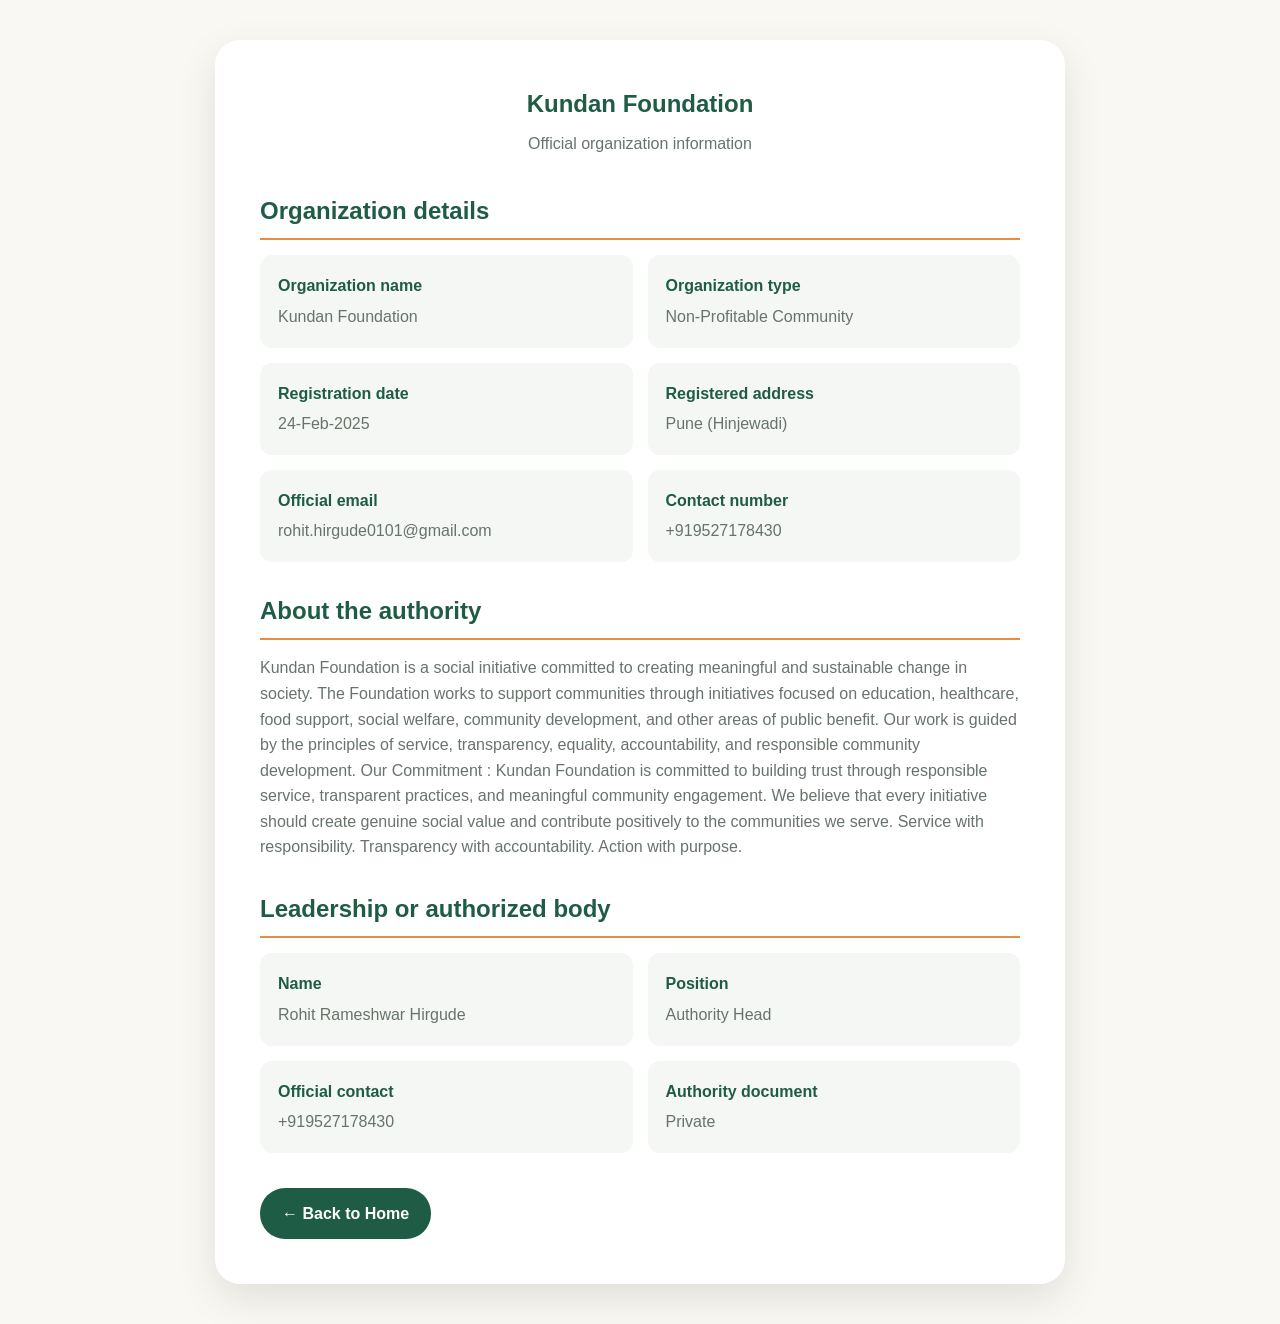
<file: authority.html>
<!DOCTYPE html>
<html lang="en">
<head>
  <meta charset="UTF-8" />
  <meta name="viewport" content="width=device-width, initial-scale=1.0" />

  <title>Authority | Kundan Foundation</title>

  <style>
    * {
      box-sizing: border-box;
      margin: 0;
      padding: 0;
    }

    body {
      font-family: Arial, sans-serif;
      background: #faf8f3;
      color: #202522;
      line-height: 1.6;
    }

    .page {
      min-height: 100vh;
      padding: 40px 20px;
    }

    .container {
      width: min(850px, 100%);
      margin: auto;
    }

    .card {
      background: white;
      padding: 45px;
      border-radius: 25px;
      box-shadow: 0 15px 40px rgba(0, 0, 0, 0.1);
    }

    .brand {
      text-align: center;
      margin-bottom: 35px;
    }

    .brand h1 {
      color: #1f5c45;
      margin-bottom: 8px;
    }

    .brand p {
      color: #68736c;
    }

    h2 {
      color: #1f5c45;
      font-size: 24px;
      margin: 30px 0 15px;
      border-bottom: 2px solid #e88b45;
      padding-bottom: 8px;
    }

    .details {
      display: grid;
      grid-template-columns: 1fr 1fr;
      gap: 15px;
    }

    .detail-item {
      background: #f4f7f3;
      padding: 18px;
      border-radius: 12px;
    }

    .detail-item strong {
      display: block;
      color: #1f5c45;
      margin-bottom: 5px;
    }

    .detail-item span {
      color: #68736c;
    }

    .description {
      color: #68736c;
    }

    .back {
      display: inline-block;
      margin-top: 35px;
      padding: 13px 22px;
      border-radius: 25px;
      background: #1f5c45;
      color: white;
      text-decoration: none;
      font-weight: bold;
    }

    .back:hover {
      background: #174735;
    }

    @media (max-width: 600px) {
      .card {
        padding: 28px 20px;
      }

      .details {
        grid-template-columns: 1fr;
      }
    }
  </style>
</head>

<body>

  <main class="page">
    <div class="container">

      <section class="card">

        <div class="brand">
          <h1>Kundan Foundation</h1>
          <p>Official organization information</p>
        </div>

        <h2>Organization details</h2>

        <div class="details">

          <div class="detail-item">
            <strong>Organization name</strong>
            <span>Kundan Foundation</span>
          </div>

          <div class="detail-item">
            <strong>Organization type</strong>
            <span>Non-Profitable Community</span>
          </div>     

          <div class="detail-item">
            <strong>Registration date</strong>
            <span>24-Feb-2025</span>
          </div>

          <div class="detail-item">
            <strong>Registered address</strong>
            <span>Pune (Hinjewadi)</span>
          </div>

          <div class="detail-item">
            <strong>Official email</strong>
            <span>rohit.hirgude0101@gmail.com</span>
          </div>

          <div class="detail-item">
            <strong>Contact number</strong>
            <span>+919527178430</span>
          </div>


        </div>

        <h2>About the authority</h2>

        <p class="description">
         Kundan Foundation is a social initiative committed to creating meaningful and sustainable change in society. The Foundation works to support communities through initiatives focused on education, healthcare, food support, social welfare, community development, and other areas of public benefit.

Our work is guided by the principles of service, transparency, equality, accountability, and responsible community development. Our Commitment : 

Kundan Foundation is committed to building trust through responsible service, transparent practices, and meaningful community engagement.

We believe that every initiative should create genuine social value and contribute positively to the communities we serve.

Service with responsibility.
Transparency with accountability.
Action with purpose.
        </p>

        <h2>Leadership or authorized body</h2>

        <div class="details">

          <div class="detail-item">
            <strong>Name</strong>
            <span>Rohit Rameshwar Hirgude</span>
          </div>

          <div class="detail-item">
            <strong>Position</strong>
            <span>Authority Head</span>
          </div>

          <div class="detail-item">
            <strong>Official contact</strong>
            <span>+919527178430</span>
          </div>

          <div class="detail-item">
            <strong>Authority document</strong>
            <span>Private</span>
          </div>

        </div>

        <a href="index.html" class="back">
          ← Back to Home
        </a>

      </section>

    </div>
  </main>

</body>
</html>
</file>
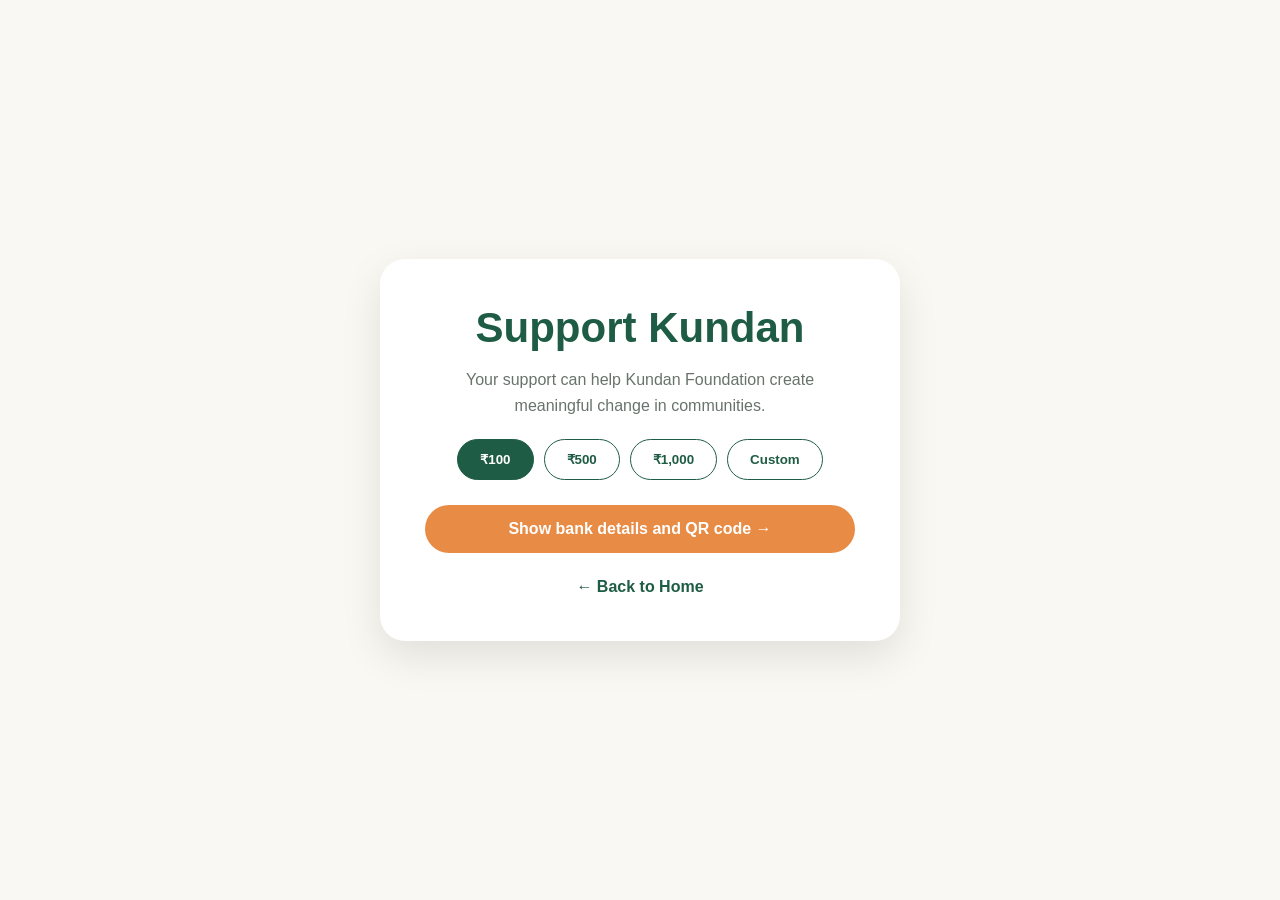
<file: donate.html>
<!DOCTYPE html>
<html lang="en">
<head>
  <meta charset="UTF-8" />
  <meta name="viewport" content="width=device-width, initial-scale=1.0" />

  <title>Donate | Kundan Foundation</title>

  <style>
    * {
      box-sizing: border-box;
      margin: 0;
      padding: 0;
    }

    body {
      font-family: Arial, sans-serif;
      background: #faf8f3;
      color: #202522;
    }

    .donation-page {
      min-height: 100vh;
      display: flex;
      justify-content: center;
      align-items: center;
      padding: 30px;
    }

    .donation-box {
      width: 100%;
      max-width: 520px;
      padding: 45px;
      background: white;
      border-radius: 25px;
      text-align: center;
      box-shadow: 0 15px 40px rgba(0, 0, 0, 0.1);
    }

    .donation-box h1 {
      color: #1f5c45;
      font-size: 42px;
      margin-bottom: 15px;
    }

    .donation-box h2 {
      color: #1f5c45;
      font-size: 22px;
      margin: 20px 0 12px;
    }

    .donation-box p {
      color: #68736c;
      line-height: 1.6;
      margin-bottom: 20px;
    }

    .amounts {
      display: flex;
      justify-content: center;
      flex-wrap: wrap;
      gap: 10px;
      margin-bottom: 25px;
    }

    .amount {
      padding: 12px 22px;
      border: 1px solid #1f5c45;
      border-radius: 25px;
      background: white;
      color: #1f5c45;
      font-weight: bold;
      cursor: pointer;
    }

    .amount:hover,
    .amount.active {
      background: #1f5c45;
      color: white;
    }

    .donate-button {
      width: 100%;
      padding: 15px;
      border: none;
      border-radius: 25px;
      background: #e88b45;
      color: white;
      font-size: 16px;
      font-weight: bold;
      cursor: pointer;
    }

    .donate-button:hover {
      background: #d97632;
    }

    .donate-button:disabled {
      cursor: default;
      opacity: 0.8;
    }

    .payment-details {
      margin-top: 25px;
      padding: 22px;
      background: #f4f7f3;
      border-radius: 15px;
      text-align: left;
    }

    .payment-details p {
      margin-bottom: 10px;
    }

    .qr-code {
      display: block;
      width: 220px;
      max-width: 100%;
      margin: 15px auto;
    }

    .notice {
      color: #b45f06 !important;
      font-size: 14px;
      text-align: center;
    }

    .back {
      display: inline-block;
      margin-top: 25px;
      color: #1f5c45;
      text-decoration: none;
      font-weight: bold;
    }

    @media (max-width: 520px) {
      .donation-page {
        padding: 15px;
      }

      .donation-box {
        padding: 30px 20px;
      }

      .donation-box h1 {
        font-size: 34px;
      }
    }
  </style>
</head>

<body>
  <main class="donation-page">
    <div class="donation-box">
      <h1>Support Kundan</h1>

      <p>
        Your support can help Kundan Foundation
        create meaningful change in communities.
      </p>

      <div class="amounts">
        <button type="button" class="amount active">₹100</button>
        <button type="button" class="amount">₹500</button>
        <button type="button" class="amount">₹1,000</button>
        <button type="button" class="amount">Custom</button>
      </div>

      <button type="button" class="donate-button" id="donateButton">
        Show bank details and QR code →
      </button>

      <div class="payment-details" id="paymentDetails" hidden>
        <h2>Bank details</h2>

        <p>
          <strong>Account name:</strong>
          Kundan Foundation
        </p>

        <p>
          <strong>Bank name:</strong>
          Central Bank of India
        </p>

        <p>
          <strong>Account number:</strong>
          3452474544
        </p>

        <p>
          <strong>IFSC:</strong>
          CBIN0283622
        </p>

        <h2>Scan to donate  (Using UPI QR) 
          UPI ID: rohit.hirgude0101-1@okicici
        </h2>
      

        <p class="notice">
          Please verify the account details before making a transfer.
        </p>
      </div>

      <a href="index.html" class="back">
        ← Back to Home
      </a>
    </div>
  </main>
  <script>
    const amountButtons = document.querySelectorAll(".amount");
    const donateButton = document.querySelector("#donateButton");
    const paymentDetails = document.querySelector("#paymentDetails");

    amountButtons.forEach(button => {
      button.addEventListener("click", () => {
        amountButtons.forEach(item => {
          item.classList.remove("active");
        });

        button.classList.add("active");
      });
    });

    donateButton.addEventListener("click", () => {
      paymentDetails.hidden = false;
      donateButton.textContent = "Bank details and QR code shown";
      donateButton.disabled = true;
    });
  </script>
</body>
</html>
</file>
